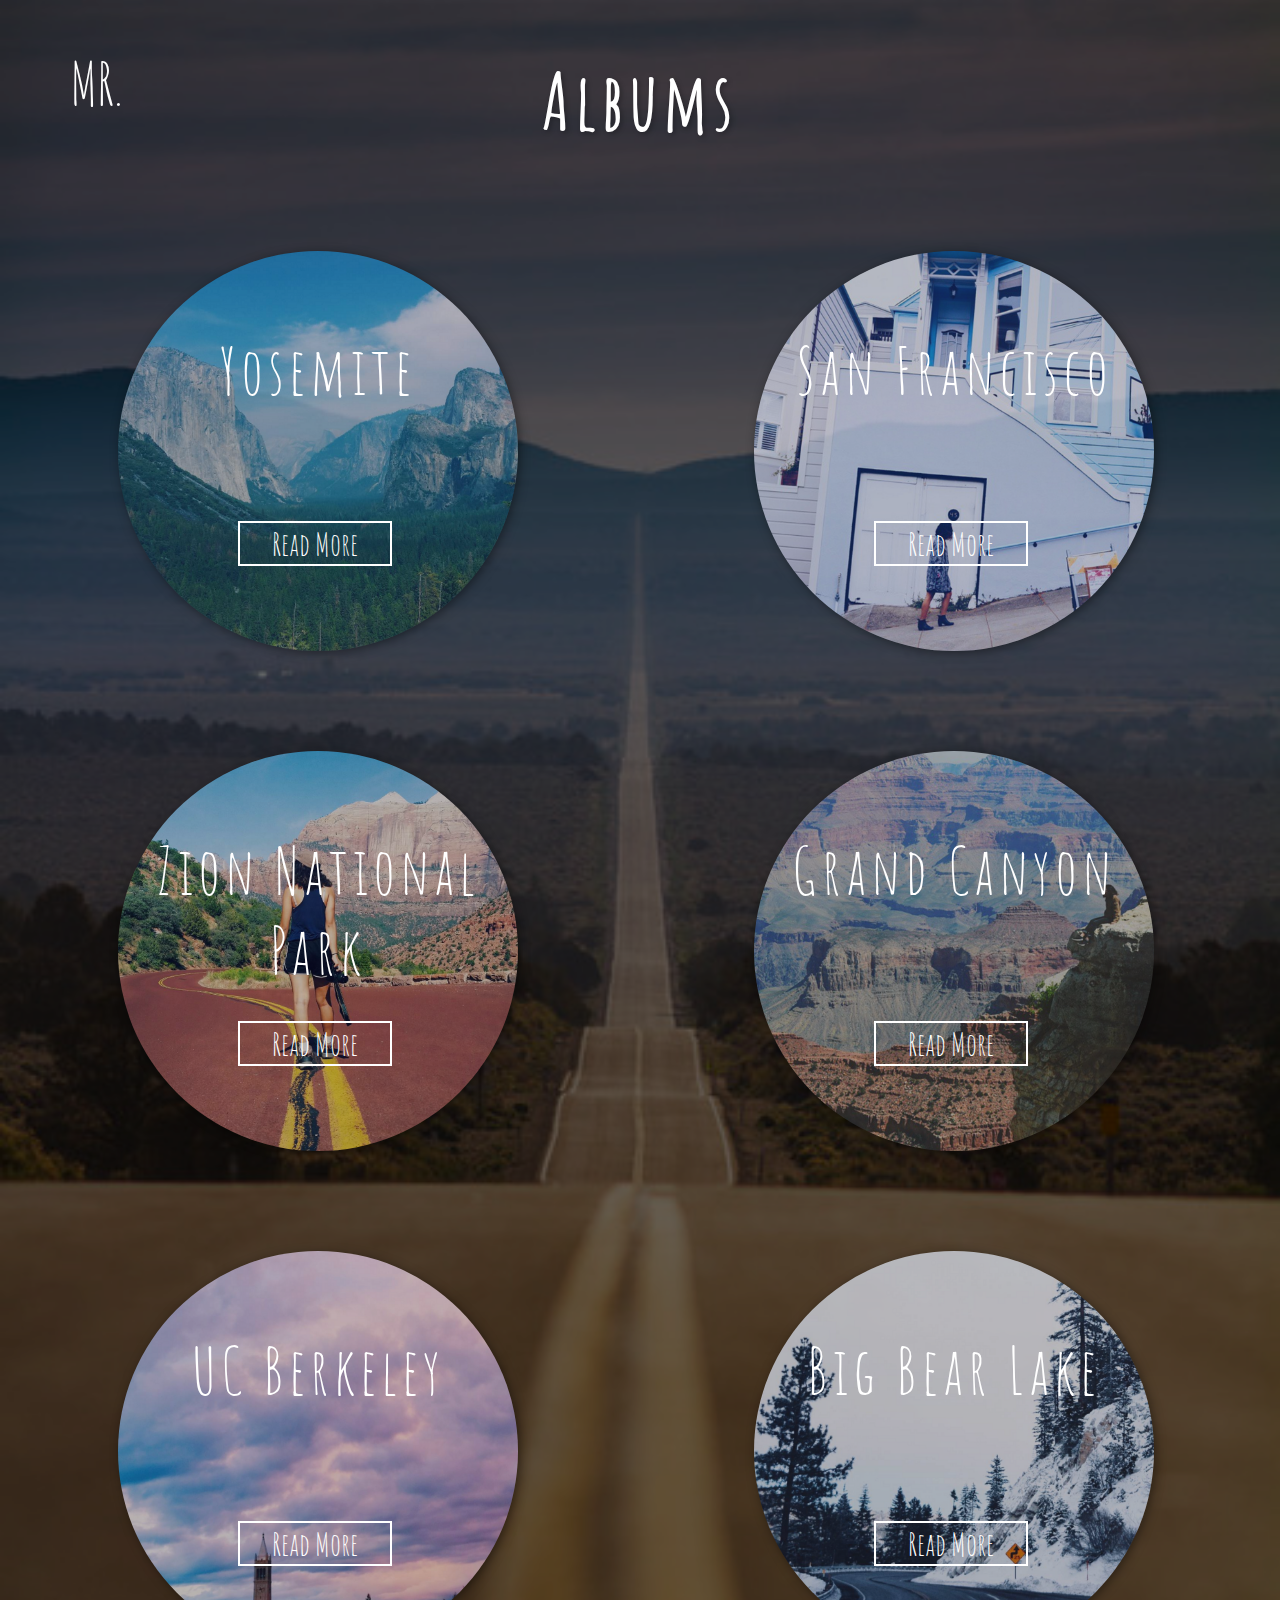
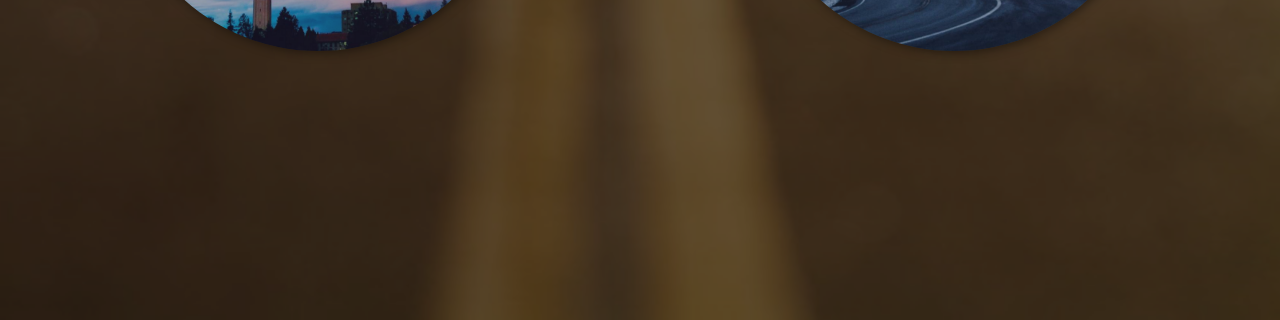
<file: albums.html>
<!DOCTYPE html>
<html>
<head>
	<link href='https://fonts.googleapis.com/css?family=Amatic+SC' rel='stylesheet' type='text/css'>
	<link rel="stylesheet" type="text/css" href="assets/css/style.css">
	<script src="assets/js/jquery-1.11.3.min.js"></script>
    <script src="assets/js/script.js"></script>
</head>
<body>
	<a href="index.html">
		<div id="topbaralbum-text">MR.</div>
	</a>
	<div id="main-title">Albums</div>
	<img id="background" src="assets/img/road.png">
	<div class="container">
		<img class="image" src="assets/img/yosemite.png">
		<div class="title">Yosemite</div>
		<a href="specificalbum.html">
			<div class="readmore">Read More</div>
		</a>
	</div>
	<div class="container">
		<img class="image" src="assets/img/sf.png">
		<div class="title">San Francisco</div>
		<div class="readmore">Read More</div>
	</div>
	<div class="container">
		<img class="image" src="assets/img/zion.png">
		<div class="title">Zion National Park</div>
		<div class="readmore">Read More</div>
	</div>
	<div class="container">
		<img class="image" src="assets/img/grandcanyon.png">
		<div class="title">Grand Canyon</div>
		<div class="readmore">Read More</div>
	</div>
	<div class="container">
		<img class="image" src="assets/img/berkeley.png">
		<div class="title">UC Berkeley</div>
		<div class="readmore">Read More</div>
	</div>
	<div class="container">
		<img class="image" src="assets/img/bigbear.png">
		<div class="title">Big Bear Lake</div>
		<div class="readmore">Read More</div>
	</div>
</body>
</file>
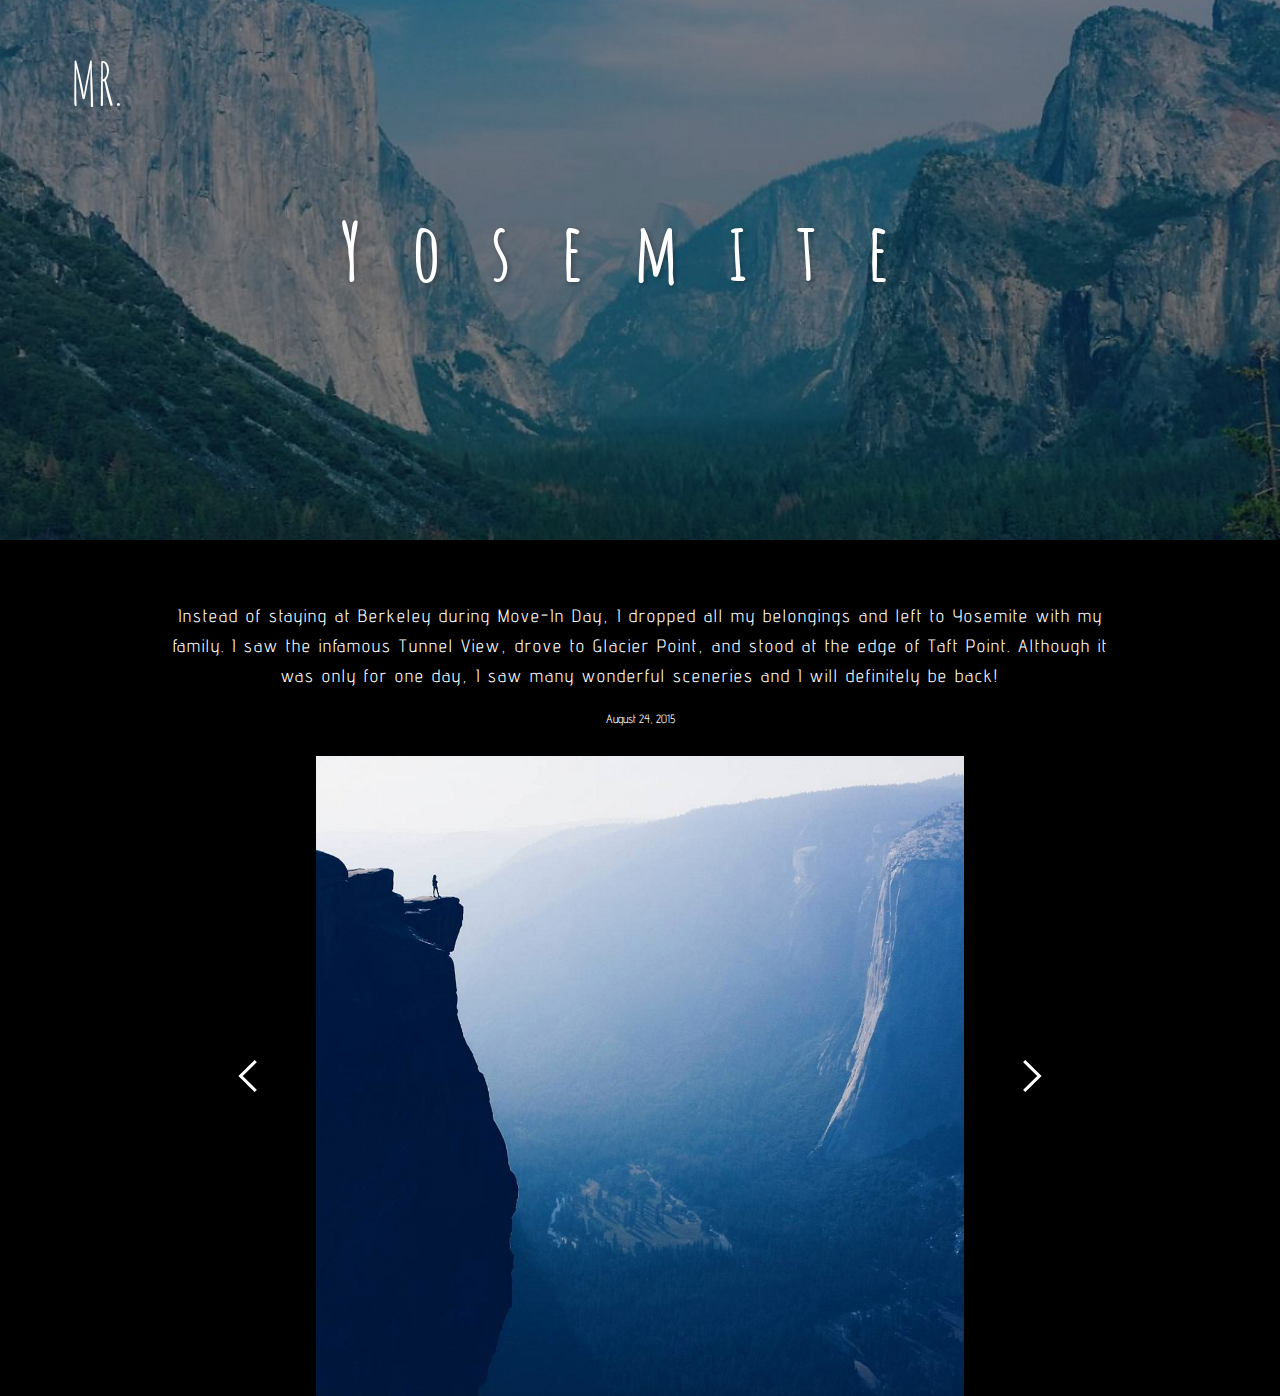
<file: specificalbum.html>
<!DOCTYPE html>
<html> 
<head>
	<link href='https://fonts.googleapis.com/css?family=Amatic+SC' rel='stylesheet' type='text/css'>
	<link href='https://fonts.googleapis.com/css?family=Advent+Pro' rel='stylesheet' type='text/css'>
	<link rel="stylesheet" type="text/css" href="assets/css/style.css">
	<script src="assets/js/jquery-1.11.3.min.js"></script>
    <script src="assets/js/script.js"></script>
</head>

<body>
	<div id="albumwrap">
		<a href="index.html">
			<div id="topbaralbum-text">MR.</div>
		</a>
		<img id="albumbackground" src="assets/img/yosemite.png">
			<div class="albumtitle">Yosemite</div>
		<div id="albumcontainer">
			<div class="description-container">
				<div class="albumdescription">Instead of staying at Berkeley during Move-In Day, I dropped all my belongings and left to Yosemite with my family. I saw the infamous Tunnel View, drove to Glacier Point, and stood at the edge of Taft Point. Although it was only for one day, I saw many wonderful sceneries and I will definitely be back!</div>
				<div class="albuminfo">August 24, 2015</div>
			</div>
			
                <div class = "carousel-container">
                <!-- Question 2: Carousel Code Here -->
                    <div id="carousel">
                        <div class = "carousel-item">
                            <img class="albumitem" src="assets/img/taftpoint.png">
                        </div>

                         <div class = "carousel-item">
                            <img class="albumitem" src="assets/img/yosemitefield.png">
                        </div>

                         <div class = "carousel-item">
                            <img class="albumitem" src="assets/img/yosemitecliff.png">
                        </div>

                         <div class = "carousel-item">
                            <img class="albumitem" src="assets/img/yosemite.png">
                        </div>
                    </div>


                <!-- End Question 2 Here (Use as many lines as needed, but don't add code below this point)-->
                    <div id="carousel-prev">
                        <img class="img-scaled1" src="assets/img/arrowleft.png" />
                    </div>
                    <div id="carousel-next">
                        <img class="img-scaled" src="assets/img/arrowright.png" />
                    </div>
                </div>
		</div>
	
	</div>
</body>


</html>
</file>
<file: assets/css/style.css>
body {
	margin: 0 auto;
	background-color: black;
}

#topbar-text {
	z-index: 100;
	position: fixed;
    margin-left: 70px;
	color: white;
	font-family: 'Amatic SC', cursive;
	font-size: 60px;
    top: 5%;
    cursor: pointer;
}

.transition {
    -webkit-transform: scale(1.6); 
    -moz-transform: scale(1.6);
    -o-transform: scale(1.6);
    transform: scale(1.6);
}

#topbaralbum-text {
    z-index: 100;
    position: absolute;
    color: white;
    margin-left: 70px;
    font-family: 'Amatic SC', cursive;
    font-size: 60px;
    top: 5%;
    cursor: pointer;;
}

video {
   	position: fixed;
    min-width: 100%;
    min-height: 100%;
    z-index: 1;
    opacity: 0.6;
}

.quote {
	position: fixed;
	font-size: 38px;
	color: white;
	font-family: 'Amatic SC', cursive;
	font-weight: 700;
	top: 40%;
	left: 12%;
	z-index: 1;
}

.author {
	position: fixed;
    font-size: 28px;
    font-weight: 700;
    letter-spacing: .2rem;
 	top: 66%;
    left: 50%;
    color: white;
    font-family: 'Amatic SC', cursive;
    z-index: 1;
}

.explore {
	right: 10%;
	position: fixed;
	font-size: 28px;
    font-weight: 700;
    font-family: 'Amatic SC', cursive;
    width: 7%;
    top: 5%;
    padding: .25em 0;
    text-align: center;
    color: white;
    border: 2px solid white;
    z-index: 100;
    cursor: pointer;
    cursor: pointer;
    margin-top: 10px;
 }

.readmore {
    border: 2px solid white;
    color: white;
    text-align: center;
    font-family: 'Amatic SC', cursive;
    position: absolute;
    width: 150px;
    font-size: 2em;
    margin: 270px 120px;
    cursor: pointer;
 }

#background {
    position: absolute; 
    top: 0; 
    left: 0; 
    margin: auto; 
    min-width: 100%;
    min-height: 100%;
    opacity: 0.4;
    z-index: -1;



}

#main-title {
    text-align: center;
    margin: 50px;
    font-size: 5em;
    color: white;
    text-shadow: 2px 2px 5px rgba(4, 0, 0, 0.28);
    font-family: 'Amatic SC', cursive;
    letter-spacing: 5px;
    font-weight: 700;
}

.container {
    width: 400px;
    height: 400px;
    margin: 50px 118px;
    position: relative;
    float: left;

}

.container .title {
    position: absolute;
    width: 400px;
    line-height: 80px;
    margin-top: 80px;
    text-align: center;
    font-size: 4em;
    font-family: 'Amatic SC', cursive;
    letter-spacing: 5px;
    color: white;
}

.container .image {
    position: absolute;
    top: 0px;
    width: 100%;
    height: 100%;
    object-fit: cover;
    border-radius: 50%;
    box-shadow: 2px 2px 10px rgba(0, 0, 0, 0.58);
    opacity: 0.7;
}

#albumbackground {
    height: 540px;
    min-width: 100%;
    position: absolute;
    opacity: 0.6;
    object-fit: cover;
    z-index: -1;
}

.albumtitle {
    text-align: center;
    font-size: 5em;
    color: white;
    text-shadow: 2px 2px 5px rgba(4, 0, 0, 0.28);
    font-family: 'Amatic SC', cursive;
    letter-spacing: 50px;
    font-weight: 800;
    z-index: 2;
    padding: 200px;
}

.descriptioncontainer {
    width: 960px;

}

#albumcontainer {
    margin: 0 auto;
    width: 960px;
}

.albumdescription {
    color: white;
    font-family: 'Advent Pro', sans-serif;
    text-align: center;
    margin-top: 100px;
    font-size: 18px;
    letter-spacing: 2px;
    line-height: 30px;
}

.albuminfo {
    color: white;
    font-family:  'Advent Pro', sans-serif;
    text-align: center;
    margin-top: 20px;
    font-size: 12px;
    cursor: pointer;
}

.carousel-container{
    width: 960px;
    margin: 0 auto;
    height: 640px;
    overflow: hidden;
    position: relative;
    margin-top: 30px;
}

#carousel{
    width: 4800px;
    height: 100%;
    margin-left: 0px;
    -webkit-transition: all 0.3s;
}

.img-scaled {
    width: 100%;
    height: 100%;
}

.img-scaled1 {
    width: 100%;
    height: 100%;
}

.img-scaled-wh {
    width: 100%;
    height: 100%;
    position: relative;
}


.carousel-item{
    width: 960px;
    position: relative;
    height: 100%;
    float: left;
}

.albumitem {
    min-width: 100%;
    height: 100%;
    border-radius: 5px;
    object-fit: contain;
}
    
#carousel-prev {
    position: absolute;
    width: 40px;
    height: 40px;
    padding: 10px;
    left: 60px;
    top: 50%;
    margin-top: -30px;
    cursor: pointer;
    -webkit-transition: all 0.3s;
}

/* Styling for the carousel next button */
#carousel-next {
    position: absolute;
    width: 40px;
    height: 40px;
    padding: 10px;
    right: 60px;
    top: 50%;
    margin-top: -30px;
    cursor: pointer;
    -webkit-transition: all 0.3s;

}
#explorelink {
    position: absolute;
    color: white;
    bottom: 90px;
    right: 90px;
    text-align: right;
    z-index: 100;
}
#subheading {
    font-size: 24px;
}
#heading {
    font-size: 48px;
}

#container {
    position: absolute;
    width: 100%;
    height: 518px;
    top: 50%;
    margin-top: -269px;
}
#content {
    width: 960px;
    margin-left: auto;
    margin-right: auto;
    border-radius: 5px;
    overflow: hidden;
}

/* Question 1 */
#modal-container {
    width: 100%;
    height: 100%;
    position: fixed;
    z-index: 100;
    display: none;
    z-index: 100;
}
#modal-overlay {
    width: 100%;
    height: 100%;
    background: rgba(0,0,0,0.5);
    z-index: 100;
}

#modal-box {
    width: 90px;
    height: 90px;
    background-color: white;
    opacity: 0.8;
    position: absolute;
    top: 20%;
    right: 10%;
    z-index: 100;
}

.about {
    background-color: black;
    font-family: 'Amatic SC', cursive;
    text-align: center;
    font-size: 22px;
    cursor: pointer;
    width: 80px;
    height: 30px;
    margin: 10px;
    color: white;
    margin: 10px auto;


}

.albumslink {
    background-color: black;
    text-align: center;
    color: white;
    font-family: 'Amatic SC', cursive;
    font-size: 22px;
    cursor: pointer;
    width: 80px;
    margin: 12px auto;
    height: 30px;
}
   
a:link {
    text-decoration: none;
}
#modal-footer {
    float: right;
    margin-right: 10px;

}
</file>
